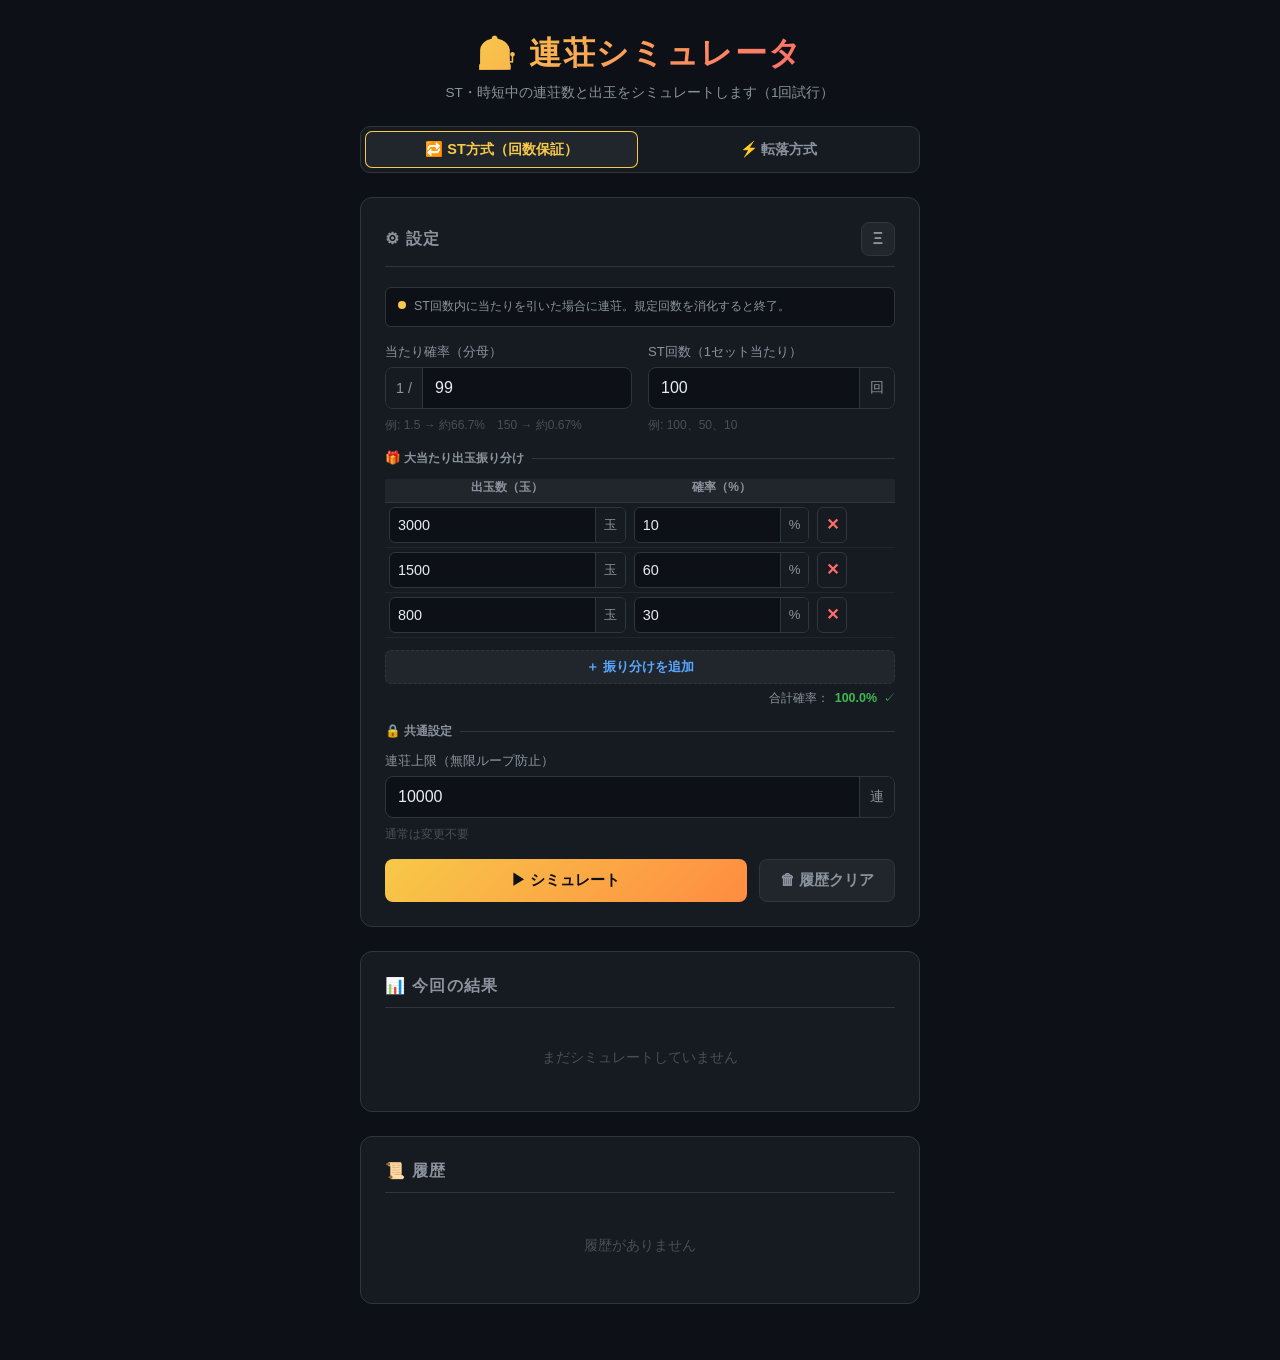
<file: index.html>
﻿<!DOCTYPE html>
<html lang="ja">
<head>
  <meta charset="UTF-8" />
  <meta name="viewport" content="width=device-width, initial-scale=1.0" />
  <meta http-equiv="pragma" content="no-cache" />
  <meta http-equiv="cache-control" content="no-cache, no-store, must-revalidate" />
  <title>連荘シミュレータ</title>
  <link rel="stylesheet" href="css/common.css?v=20260511">
  <link rel="stylesheet" href="css/rensho-sim.css?v=20260511">
  <!-- Google tag (gtag.js) -->
  <script async src="https://www.googletagmanager.com/gtag/js?id=G-QWELL95R58"></script>
  <script>
    window.dataLayer = window.dataLayer || [];
    function gtag() { dataLayer.push(arguments); }
    gtag('js', new Date());
    gtag('config', 'G-QWELL95R58');
  </script>
</head>
<body>

<div id="blackout-overlay">
  <div id="tv-line"></div>
</div>

<h1>🎰 連荘シミュレータ</h1>
<p class="subtitle">ST・時短中の連荘数と出玉をシミュレートします（1回試行）</p>

<div class="tab-bar">
  <button class="tab-btn active" data-tab="st"      onclick="switchTab('st')">🔁 ST方式（回数保証）</button>
  <button class="tab-btn"        data-tab="tenraku" onclick="switchTab('tenraku')">⚡ 転落方式</button>
</div>

<div class="card">
  <h2 class="settings-head">
    <span>⚙ 設定</span>
    <span id="presetMenuWrap" class="preset-menu-wrap">
      <button class="settings-menu-btn" type="button" title="設定プリセット" aria-label="設定プリセット" onclick="togglePresetQuickMenu(event)">Ξ</button>
      <div id="presetQuickMenu" class="preset-quick-menu">
        <button class="preset-quick-item" type="button" onclick="openSaveModal()">保存</button>
        <button class="preset-quick-item" type="button" onclick="openLoadModal()">読出</button>
      </div>
    </span>
  </h2>

  <!-- ST -->
  <div id="form-st">
    <div class="mode-desc">
      <span class="dot dot-st"></span>
      ST回数内に当たりを引いた場合に連荘。規定回数を消化すると終了。
    </div>
    <div class="form-row">
      <div class="form-group">
        <label>当たり確率（分母）</label>
        <div class="input-wrap">
          <span class="input-prefix">1 /</span>
          <input type="number" id="st-probDenom" value="99" min="0.01" step="0.1" oninput="saveSettings()" />
        </div>
        <span class="hint">例: 1.5 → 約66.7%　150 → 約0.67%</span>
      </div>
      <div class="form-group">
        <label>ST回数（1セット当たり）</label>
        <div class="input-wrap">
          <input type="number" id="st-stGames" value="100" min="1" step="1" style="padding-left:12px" oninput="saveSettings()" />
          <span class="input-prefix" style="border-left:1px solid #30363d;border-right:none;">回</span>
        </div>
        <span class="hint">例: 100、50、10</span>
      </div>
    </div>
  </div>

  <!-- 転落 -->
  <div id="form-tenraku" style="display:none">
    <div class="mode-desc">
      <span class="dot dot-tenraku"></span>
      毎ゲーム「当たり」か「転落」を独立して判定。転落するまで ST が続く。
    </div>
    <div class="form-row">
      <div class="form-group">
        <label>当たり確率（分母）</label>
        <div class="input-wrap">
          <span class="input-prefix">1 /</span>
          <input type="number" id="tr-probDenom" value="150" min="0.01" step="1" oninput="saveSettings()" />
        </div>
        <span class="hint">例: 150 → 約0.67%/ゲーム</span>
      </div>
      <div class="form-group">
        <label>転落確率（分母）</label>
        <div class="input-wrap">
          <span class="input-prefix">1 /</span>
          <input type="number" id="tr-fallDenom" value="30" min="0.01" step="1" oninput="saveSettings()" />
        </div>
        <span class="hint">例: 30 → 約3.3%/ゲーム</span>
      </div>
    </div>
  </div>

  <!-- 出玉振り分け設定 (ST) -->
  <div id="dist-section-st">
    <div class="section-divider">🎁 大当たり出玉振り分け</div>
    <table class="dist-table">
      <thead>
        <tr>
          <th style="width:48%">出玉数（玉）</th>
          <th style="width:36%">確率（%）</th>
          <th style="width:16%"></th>
        </tr>
      </thead>
      <tbody id="distBody-st"></tbody>
    </table>
    <button class="dist-add-btn" onclick="addDistRow('st')">＋ 振り分けを追加</button>
    <div class="dist-total">
      <span>合計確率：</span>
      <span class="total-val" id="distTotal-st">100%</span>
      <span id="distTotalMsg-st"></span>
    </div>
  </div>

  <!-- 出玉振り分け設定 (転落) -->
  <div id="dist-section-tenraku" style="display:none">
    <div class="section-divider">🎁 大当たり出玉振り分け</div>
    <table class="dist-table">
      <thead>
        <tr>
          <th style="width:48%">出玉数（玉）</th>
          <th style="width:36%">確率（%）</th>
          <th style="width:16%"></th>
        </tr>
      </thead>
      <tbody id="distBody-tenraku"></tbody>
    </table>
    <button class="dist-add-btn" onclick="addDistRow('tenraku')">＋ 振り分けを追加</button>
    <div class="dist-total">
      <span>合計確率：</span>
      <span class="total-val" id="distTotal-tenraku">100%</span>
      <span id="distTotalMsg-tenraku"></span>
    </div>
  </div>

  <!-- 共通 -->
  <div class="section-divider" style="margin-top:16px">🔒 共通設定</div>
  <div class="form-row-single">
    <div class="form-group">
      <label>連荘上限（無限ループ防止）</label>
      <div class="input-wrap">
        <input type="number" id="maxRensho" value="10000" min="1" max="100000" step="100" style="padding-left:12px" oninput="saveSettings()" />
        <span class="input-prefix" style="border-left:1px solid #30363d;border-right:none;">連</span>
      </div>
      <span class="hint">通常は変更不要</span>
    </div>
  </div>

  <div class="btn-row">
    <button class="btn-primary" onclick="runSimulation()">▶ シミュレート</button>
    <button class="btn-secondary" onclick="clearHistory()">🗑 履歴クリア</button>
  </div>
</div>

<div class="card">
  <h2>📊 今回の結果</h2>
  <div id="resultContent" class="no-result">まだシミュレートしていません</div>
</div>

<div class="card">
  <h2>📜 履歴</h2>
  <div class="history-table-wrap">
    <div id="historyContent" class="empty-history">履歴がありません</div>
  </div>
</div>

<div id="presetSaveModal" class="modal-overlay" onclick="onSaveModalBackdrop(event)">
  <div class="modal-card" role="dialog" aria-modal="true" aria-labelledby="presetSaveTitle">
    <div class="modal-head">
      <div id="presetSaveTitle" class="modal-title">💾 プリセット保存</div>
      <button class="modal-close" type="button" onclick="closeSaveModal()" aria-label="閉じる">✕</button>
    </div>
    <div class="form-row-single">
      <div class="form-group">
        <label id="presetSaveLabel">ST方式プリセット</label>
        <div class="input-wrap" style="margin-bottom:8px">
          <input type="text" id="presetName" class="preset-input" placeholder="空欄で自動: 設定1,2,3..." />
        </div>
        <button class="btn-secondary" type="button" onclick="saveNamedPreset()" style="width:100%">保存する</button>
        <span class="hint">現在のタブ（ST/転落）ごとに別保存されます</span>
      </div>
    </div>
  </div>
</div>

<div id="presetLoadModal" class="modal-overlay" onclick="onLoadModalBackdrop(event)">
  <div class="modal-card" role="dialog" aria-modal="true" aria-labelledby="presetLoadTitle">
    <div class="modal-head">
      <div id="presetLoadTitle" class="modal-title">📂 プリセット読出</div>
      <button class="modal-close" type="button" onclick="closeLoadModal()" aria-label="閉じる">✕</button>
    </div>
    <div class="form-row-single">
      <div class="form-group">
        <label id="presetLoadLabel">ST方式プリセット</label>
        <div class="input-wrap" style="margin-bottom:8px">
          <select id="presetSelect" class="preset-select"></select>
        </div>
        <div class="btn-row">
          <button class="btn-secondary" type="button" onclick="loadSelectedPreset()">読込</button>
          <button class="btn-secondary" type="button" onclick="deleteSelectedPreset()">削除</button>
        </div>
      </div>
    </div>
  </div>
</div>
<script src="js/rensho-sim.js?v=20260511"></script>
</body>
</html>
</file>
<file: css/common.css>
/* ═══ グローバル リセット ═══ */
*, *::before, *::after { 
  box-sizing: border-box; 
  margin: 0; 
  padding: 0; 
}

/* ═══ カラーテーマ ═══ */
:root {
  --bg-primary:   #0d1117;
  --bg-secondary: #161b22;
  --bg-tertiary:  #21262d;
  --border:       #30363d;
  --border-light: #8b949e;
  --text-primary: #e6edf3;
  --text-secondary: #8b949e;
  --text-muted:   #484f58;
  
  --color-gold:   #f7c948;
  --color-red:    #ff6b6b;
  --color-blue:   #58a6ff;
  --color-green:  #3fb950;
  --color-purple: #a371f7;
}

/* ═══ ボディ ═══ */
body {
  font-family: 'Segoe UI', 'Hiragino Sans', 'Meiryo', sans-serif;
  background: var(--bg-primary);
  color: var(--text-primary);
  min-height: 100vh;
  display: flex;
  flex-direction: column;
  align-items: center;
  padding: 32px 16px;
}

h1 {
  font-size: 2rem;
  font-weight: 700;
  letter-spacing: 0.05em;
  margin-bottom: 8px;
  background: linear-gradient(135deg, var(--color-gold), var(--color-red));
  -webkit-background-clip: text;
  background-clip: text;
  -webkit-text-fill-color: transparent;
}

/* ═══ 汎用テキスト ═══ */
.subtitle {
  font-size: 0.85rem;
  color: var(--text-secondary);
  margin-bottom: 24px;
}

/* ═══ ボタン ═══ */
button {
  cursor: pointer;
  border: none;
  border-radius: 8px;
  font-size: 0.95rem;
  font-weight: 600;
  padding: 10px 20px;
  transition: opacity 0.2s, transform 0.1s;
}

button:active {
  transform: scale(0.97);
}

.btn-primary {
  background: linear-gradient(135deg, var(--color-gold), #ff8c42);
  color: var(--bg-primary);
  flex: 1;
}

.btn-primary:hover {
  opacity: 0.9;
}

.btn-secondary {
  background: var(--bg-tertiary);
  color: var(--text-secondary);
  border: 1px solid var(--border);
}

.btn-secondary:hover {
  color: var(--text-primary);
  border-color: var(--border-light);
}

/* ═══ フォーム要素 ═══ */
input[type="number"] {
  background: transparent;
  border: none;
  outline: none;
  color: var(--text-primary);
  font-size: 1rem;
  padding: 0 12px;
  height: 40px;
  width: 100%;
}

input[type="number"]::-webkit-inner-spin-button {
  -webkit-appearance: none;
}

select {
  background: transparent;
  border: none;
  outline: none;
  color: var(--text-primary);
  font-size: 0.9rem;
}

/* ═══ モーダル ═══ */
.modal-overlay {
  position: fixed;
  inset: 0;
  background: rgba(0, 0, 0, 0.62);
  display: none;
  align-items: center;
  justify-content: center;
  z-index: 10000;
  padding: 16px;
}

.modal-overlay.open {
  display: flex;
}

.modal-card {
  width: 100%;
  max-width: 560px;
  background: var(--bg-secondary);
  border: 1px solid var(--border);
  border-radius: 12px;
  padding: 20px;
  box-shadow: 0 16px 48px rgba(0, 0, 0, 0.45);
  animation: pop 0.2s ease forwards;
}

.modal-head {
  display: flex;
  align-items: center;
  justify-content: space-between;
  margin-bottom: 14px;
  border-bottom: 1px solid var(--border);
  padding-bottom: 10px;
}

.modal-title {
  font-size: 1rem;
  font-weight: 700;
  color: var(--text-primary);
  letter-spacing: 0.03em;
}

.modal-close {
  width: 34px;
  height: 34px;
  padding: 0;
  border-radius: 8px;
  background: var(--bg-tertiary);
  color: var(--text-secondary);
  border: 1px solid var(--border);
  font-size: 1rem;
  line-height: 1;
}

.modal-close:hover {
  color: var(--text-primary);
  border-color: var(--border-light);
}

/* ═══ アニメーション ═══ */
@keyframes pop {
  0% {
    transform: scale(0.8);
    opacity: 0;
  }
  60% {
    transform: scale(1.05);
  }
  100% {
    transform: scale(1);
    opacity: 1;
  }
}

.animated {
  animation: pop 0.35s ease forwards;
}
</file>
<file: css/rensho-sim.css>
/* ─── タブバー ─── */
.tab-bar {
  display: flex;
  width: 100%;
  max-width: 560px;
  background: var(--bg-secondary);
  border: 1px solid var(--border);
  border-radius: 10px;
  padding: 4px;
  margin-bottom: 24px;
  gap: 4px;
}

.tab-btn {
  flex: 1;
  padding: 9px 0;
  border: none;
  border-radius: 7px;
  background: transparent;
  color: var(--text-secondary);
  font-size: 0.9rem;
  font-weight: 600;
  cursor: pointer;
  transition: background 0.2s, color 0.2s;
}

.tab-btn.active {
  background: var(--bg-tertiary);
  color: var(--text-primary);
}

.tab-btn[data-tab="st"].active {
  box-shadow: inset 0 0 0 1px var(--color-gold);
  color: var(--color-gold);
}

.tab-btn[data-tab="tenraku"].active {
  box-shadow: inset 0 0 0 1px var(--color-red);
  color: var(--color-red);
}

/* ─── カード ─── */
.card {
  background: var(--bg-secondary);
  border: 1px solid var(--border);
  border-radius: 12px;
  padding: 24px;
  width: 100%;
  max-width: 560px;
  margin-bottom: 24px;
}

.card h2 {
  font-size: 1rem;
  font-weight: 600;
  color: var(--text-secondary);
  text-transform: uppercase;
  letter-spacing: 0.08em;
  margin-bottom: 20px;
  border-bottom: 1px solid var(--border);
  padding-bottom: 10px;
}

/* ─── 設定ヘッダー ─── */
.settings-head {
  display: flex;
  align-items: center;
  justify-content: space-between;
  gap: 10px;
}

.preset-menu-wrap {
  position: relative;
  display: inline-flex;
  align-items: center;
  flex-shrink: 0;
}

.settings-menu-btn {
  width: 34px;
  height: 34px;
  padding: 0;
  border-radius: 8px;
  border: 1px solid var(--border);
  background: var(--bg-tertiary);
  color: var(--text-secondary);
  font-size: 1rem;
  line-height: 1;
  font-weight: 700;
}

.settings-menu-btn:hover {
  color: var(--text-primary);
  border-color: var(--border-light);
}

/* ─── クイックメニュー ─── */
.preset-quick-menu {
  position: absolute;
  top: calc(100% + 8px);
  right: 0;
  width: 140px;
  background: var(--bg-secondary);
  border: 1px solid var(--border);
  border-radius: 10px;
  box-shadow: 0 12px 24px rgba(0, 0, 0, 0.35);
  padding: 6px;
  display: none;
  z-index: 10001;
}

.preset-quick-menu.open {
  display: block;
}

.preset-quick-item {
  width: 100%;
  text-align: left;
  border: 1px solid transparent;
  background: transparent;
  color: var(--text-primary);
  border-radius: 7px;
  padding: 8px 10px;
  font-size: 0.85rem;
  font-weight: 600;
}

.preset-quick-item:hover {
  background: var(--bg-tertiary);
  border-color: var(--border);
}

/* ─── フォーム ─── */
.form-row {
  display: grid;
  grid-template-columns: 1fr 1fr;
  gap: 16px;
  margin-bottom: 16px;
}

.form-row-single {
  display: grid;
  grid-template-columns: 1fr;
  gap: 16px;
  margin-bottom: 16px;
}

.form-group {
  display: flex;
  flex-direction: column;
  gap: 6px;
}

label {
  font-size: 0.82rem;
  color: var(--text-secondary);
  font-weight: 500;
}

.input-wrap {
  display: flex;
  align-items: center;
  background: var(--bg-primary);
  border: 1px solid var(--border);
  border-radius: 8px;
  overflow: hidden;
  transition: border-color 0.2s;
}

.input-wrap:focus-within {
  border-color: var(--color-gold);
}

.input-prefix {
  padding: 0 10px;
  color: var(--text-secondary);
  font-size: 0.9rem;
  background: var(--bg-secondary);
  border-right: 1px solid var(--border);
  height: 40px;
  display: flex;
  align-items: center;
  white-space: nowrap;
}

.hint {
  font-size: 0.75rem;
  color: var(--text-muted);
  margin-top: 2px;
}

/* ─── モード説明 ─── */
.mode-desc {
  display: flex;
  align-items: flex-start;
  gap: 8px;
  font-size: 0.78rem;
  color: var(--text-secondary);
  background: var(--bg-primary);
  border: 1px solid var(--border);
  border-radius: 6px;
  padding: 9px 12px;
  margin-bottom: 16px;
  line-height: 1.6;
}

.dot {
  width: 8px;
  height: 8px;
  border-radius: 50%;
  flex-shrink: 0;
  margin-top: 4px;
}

.dot-st {
  background: var(--color-gold);
}

.dot-tenraku {
  background: var(--color-red);
}

/* ─── セクション分割 ─── */
.section-divider {
  display: flex;
  align-items: center;
  gap: 8px;
  font-size: 0.78rem;
  color: var(--text-secondary);
  font-weight: 600;
  margin-bottom: 12px;
  margin-top: 4px;
}

.section-divider::after {
  content: '';
  flex: 1;
  height: 1px;
  background: var(--border);
}

/* ─── ボタン行 ─── */
.btn-row {
  display: flex;
  gap: 12px;
  margin-top: 8px;
}

/* ─── 振り分けテーブル ─── */
.dist-table {
  width: 100%;
  border-collapse: collapse;
  margin-bottom: 10px;
}

.dist-table th {
  font-size: 0.75rem;
  color: var(--text-secondary);
  font-weight: 600;
  padding: 0 6px 6px;
  text-align: center;
}

.dist-table td {
  padding: 4px 4px;
}

.dist-input-wrap {
  display: flex;
  align-items: center;
  background: var(--bg-primary);
  border: 1px solid var(--border);
  border-radius: 6px;
  overflow: hidden;
  height: 36px;
  transition: border-color 0.2s;
}

.dist-input-wrap:focus-within {
  border-color: var(--color-gold);
}

.dist-input-wrap input[type="number"] {
  height: 36px;
  font-size: 0.9rem;
  padding: 0 8px;
}

.dist-suffix {
  padding: 0 8px;
  font-size: 0.82rem;
  color: var(--text-secondary);
  background: var(--bg-secondary);
  border-left: 1px solid var(--border);
  height: 36px;
  display: flex;
  align-items: center;
  white-space: nowrap;
}

.dist-del-btn {
  background: transparent;
  border: 1px solid var(--border);
  color: var(--color-red);
  border-radius: 6px;
  padding: 0;
  width: 30px;
  height: 36px;
  font-size: 1rem;
  font-weight: 700;
  display: flex;
  align-items: center;
  justify-content: center;
  transition: background 0.15s;
}

.dist-del-btn:hover {
  background: rgba(255, 107, 107, 0.12);
}

.dist-add-btn {
  background: var(--bg-tertiary);
  border: 1px dashed var(--border);
  color: var(--color-blue);
  border-radius: 6px;
  padding: 7px 14px;
  font-size: 0.82rem;
  font-weight: 600;
  width: 100%;
  margin-top: 2px;
}

.dist-add-btn:hover {
  border-color: var(--color-blue);
}

.dist-total {
  display: flex;
  justify-content: flex-end;
  align-items: center;
  gap: 6px;
  font-size: 0.78rem;
  color: var(--text-secondary);
  margin-top: 6px;
}

.dist-total .total-val {
  font-weight: 700;
}

.total-ok {
  color: var(--color-green);
}

.total-warn {
  color: var(--color-red);
}

/* ─── プリセットセレクト ─── */
.preset-select {
  width: 100%;
  height: 40px;
  background: var(--bg-tertiary);
  border: none;
  outline: none;
  color: var(--text-primary);
  padding: 0 12px;
  font-size: 0.9rem;
}

.preset-select option {
  background: var(--bg-tertiary);
  color: var(--text-primary);
}

.preset-input {
  background: transparent;
  border: none;
  outline: none;
  color: var(--text-primary);
  font-size: 0.9rem;
  height: 40px;
  width: 100%;
  padding: 0 12px;
}

/* ─── 結果サマリ ─── */
.result-summary {
  display: flex;
  gap: 12px;
  flex-wrap: wrap;
  margin-bottom: 16px;
}

.stat-pill {
  background: var(--bg-primary);
  border: 1px solid var(--border);
  border-radius: 10px;
  padding: 10px 16px;
  display: flex;
  flex-direction: column;
  align-items: center;
  flex: 1;
  min-width: 80px;
}

.stat-pill .val {
  font-size: 1.6rem;
  font-weight: 700;
  line-height: 1.1;
}

.stat-pill .lbl {
  font-size: 0.7rem;
  color: var(--text-secondary);
  margin-top: 3px;
}

.val.gold {
  color: var(--color-gold);
}

.val.red {
  color: var(--color-red);
}

.val.blue {
  color: var(--color-blue);
}

.val.purple {
  color: var(--color-purple);
}

.val.green {
  color: var(--color-green);
}

.val.gray {
  color: var(--text-secondary);
}

/* ─── ヒットバー ─── */
.hit-list {
  margin-top: 4px;
}

.hit-row {
  display: flex;
  align-items: center;
  gap: 8px;
  margin-bottom: 7px;
}

.hit-label {
  font-size: 0.78rem;
  color: var(--text-secondary);
  width: 52px;
  text-align: right;
  flex-shrink: 0;
}

.hit-track {
  flex: 1;
  background: var(--bg-tertiary);
  border-radius: 4px;
  height: 22px;
  overflow: hidden;
  position: relative;
}

.hit-fill {
  height: 100%;
  border-radius: 4px;
  display: flex;
  align-items: center;
  padding: 0 8px;
  font-size: 0.75rem;
  font-weight: 700;
  color: var(--bg-primary);
  white-space: nowrap;
  min-width: 2px;
}

.hit-fill.color-hit {
  background: linear-gradient(90deg, var(--color-blue), #79c0ff);
}

.hit-fill.color-fall {
  background: linear-gradient(90deg, var(--color-red), #ffa07a);
}

.hit-game-num {
  font-size: 0.78rem;
  color: var(--text-primary);
  width: 56px;
  text-align: left;
  flex-shrink: 0;
}

.hit-balls-badge {
  font-size: 0.72rem;
  color: var(--color-gold);
  background: rgba(247, 201, 72, 0.1);
  border: 1px solid rgba(247, 201, 72, 0.25);
  border-radius: 4px;
  padding: 1px 6px;
  white-space: nowrap;
  flex-shrink: 0;
}

.section-title {
  font-size: 0.78rem;
  color: var(--text-secondary);
  font-weight: 600;
  margin: 14px 0 8px;
  display: flex;
  align-items: center;
  gap: 6px;
}

.section-title::after {
  content: '';
  flex: 1;
  height: 1px;
  background: var(--border);
}

.end-row {
  display: flex;
  align-items: center;
  gap: 8px;
  margin-bottom: 7px;
  opacity: 0.6;
}

/* ─── 出玉エリア ─── */
.payout-area {
  margin-top: 16px;
  background: var(--bg-primary);
  border: 1px solid var(--border);
  border-radius: 10px;
  padding: 16px;
}

.payout-area-title {
  font-size: 0.8rem;
  color: var(--text-secondary);
  font-weight: 600;
  margin-bottom: 12px;
}

.payout-grid {
  display: grid;
  grid-template-columns: repeat(2, 1fr);
  gap: 10px;
}

.payout-cell {
  text-align: center;
}

.payout-cell .pv {
  font-size: 1.4rem;
  font-weight: 700;
}

.payout-cell .pl {
  font-size: 0.7rem;
  color: var(--text-secondary);
  margin-top: 3px;
}

.pv-plus {
  color: var(--color-green);
}

.pv-minus {
  color: var(--color-red);
}

.pv-zero {
  color: var(--text-secondary);
}

/* ─── 累積バー ─── */
.cumul-bar-row {
  display: flex;
  align-items: center;
  gap: 8px;
  margin-bottom: 6px;
}

.cumul-label {
  font-size: 0.78rem;
  color: var(--text-secondary);
  width: 52px;
  text-align: right;
  flex-shrink: 0;
}

.cumul-track {
  flex: 1;
  background: var(--bg-tertiary);
  border-radius: 4px;
  height: 20px;
  overflow: hidden;
  position: relative;
}

.cumul-fill {
  height: 100%;
  border-radius: 4px;
  display: flex;
  align-items: center;
  padding: 0 8px;
  font-size: 0.73rem;
  font-weight: 700;
  white-space: nowrap;
  min-width: 2px;
  transition: width 0.3s;
}

.cumul-fill.cf-gold {
  background: linear-gradient(90deg, var(--color-gold), #ffd700);
  color: var(--bg-primary);
}

.cumul-val {
  font-size: 0.75rem;
  width: 72px;
  text-align: left;
  flex-shrink: 0;
  color: var(--color-gold);
}

/* ─── 履歴テーブル ─── */
.history-table-wrap {
  overflow-x: auto;
  max-height: 340px;
  overflow-y: auto;
}

table {
  width: 100%;
  border-collapse: collapse;
  font-size: 0.82rem;
}

thead th {
  position: sticky;
  top: 0;
  background: var(--bg-tertiary);
  color: var(--text-secondary);
  font-weight: 600;
  padding: 10px 8px;
  text-align: center;
  border-bottom: 1px solid var(--border);
  white-space: nowrap;
}

tbody tr {
  border-bottom: 1px solid var(--bg-tertiary);
  transition: background 0.15s;
}

tbody tr:hover {
  background: #1c2128;
}

tbody td {
  padding: 8px;
  text-align: center;
  vertical-align: middle;
}

/* ─── バッジ ─── */
.badge {
  display: inline-block;
  padding: 2px 8px;
  border-radius: 20px;
  font-size: 0.75rem;
  font-weight: 700;
}

.badge-gold {
  background: rgba(247, 201, 72, 0.15);
  color: var(--color-gold);
}

.badge-red {
  background: rgba(255, 107, 107, 0.15);
  color: var(--color-red);
}

.badge-blue {
  background: rgba(88, 166, 255, 0.15);
  color: var(--color-blue);
}

.badge-gray {
  background: rgba(139, 148, 158, 0.15);
  color: var(--text-secondary);
}

.badge-mode-st {
  background: rgba(247, 201, 72, 0.1);
  color: var(--color-gold);
  font-size: 0.68rem;
}

.badge-mode-tenraku {
  background: rgba(255, 107, 107, 0.1);
  color: var(--color-red);
  font-size: 0.68rem;
}

/* ─── シーケンスセル ─── */
.seq-cell {
  font-size: 0.75rem;
  color: var(--color-blue);
  max-width: 180px;
  word-break: break-all;
  text-align: left;
  line-height: 1.7;
}

.balls-col {
  color: var(--color-gold);
  font-weight: 700;
}

/* ─── 空状態 ─── */
.empty-history {
  color: var(--text-muted);
  font-size: 0.85rem;
  text-align: center;
  padding: 24px;
}

.no-result {
  color: var(--text-muted);
  font-size: 0.9rem;
  text-align: center;
  padding: 20px 0;
}

/* ─── CRTテレビ消灯演出 ─── */
#blackout-overlay {
  position: fixed;
  inset: 0;
  display: flex;
  align-items: center;
  justify-content: center;
  opacity: 0;
  pointer-events: none;
  z-index: 9999;
  background: #000;
}

#blackout-overlay.phase-flash {
  background: #fffff8;
  opacity: 1;
  pointer-events: all;
  transition: none;
}

#blackout-overlay.phase-black {
  background: #000;
  opacity: 1;
  pointer-events: all;
  transition: background 0.08s ease;
}

#blackout-overlay.phase-out {
  opacity: 0;
  pointer-events: none;
  transition: opacity 0.45s ease;
}

#tv-line {
  position: absolute;
  width: 100%;
  height: 3px;
  background: linear-gradient(90deg,
    transparent 0%,
    rgba(30, 100, 255, 0.4) 8%,
    rgba(80, 160, 255, 0.9) 30%,
    #58a6ff 50%,
    rgba(80, 160, 255, 0.9) 70%,
    rgba(30, 100, 255, 0.4) 92%,
    transparent 100%
  );
  box-shadow: 0 0 5px 2px rgba(210, 210, 255, 1), 0 0 14px 4px rgba(190, 190, 255, 0.6);
  transform: scaleX(0);
  opacity: 0;
}

#tv-line.line-shrink {
  animation: tv-line-shrink 0.3s cubic-bezier(0.55, 0, 1, 1) forwards;
}

@keyframes tv-line-shrink {
  0% {
    transform: scaleX(1);
    opacity: 1;
  }
  60% {
    transform: scaleX(0.07);
    opacity: 1;
  }
  82% {
    transform: scaleX(0.02);
    opacity: 0.75;
  }
  100% {
    transform: scaleX(0);
    opacity: 0;
  }
}
</file>
